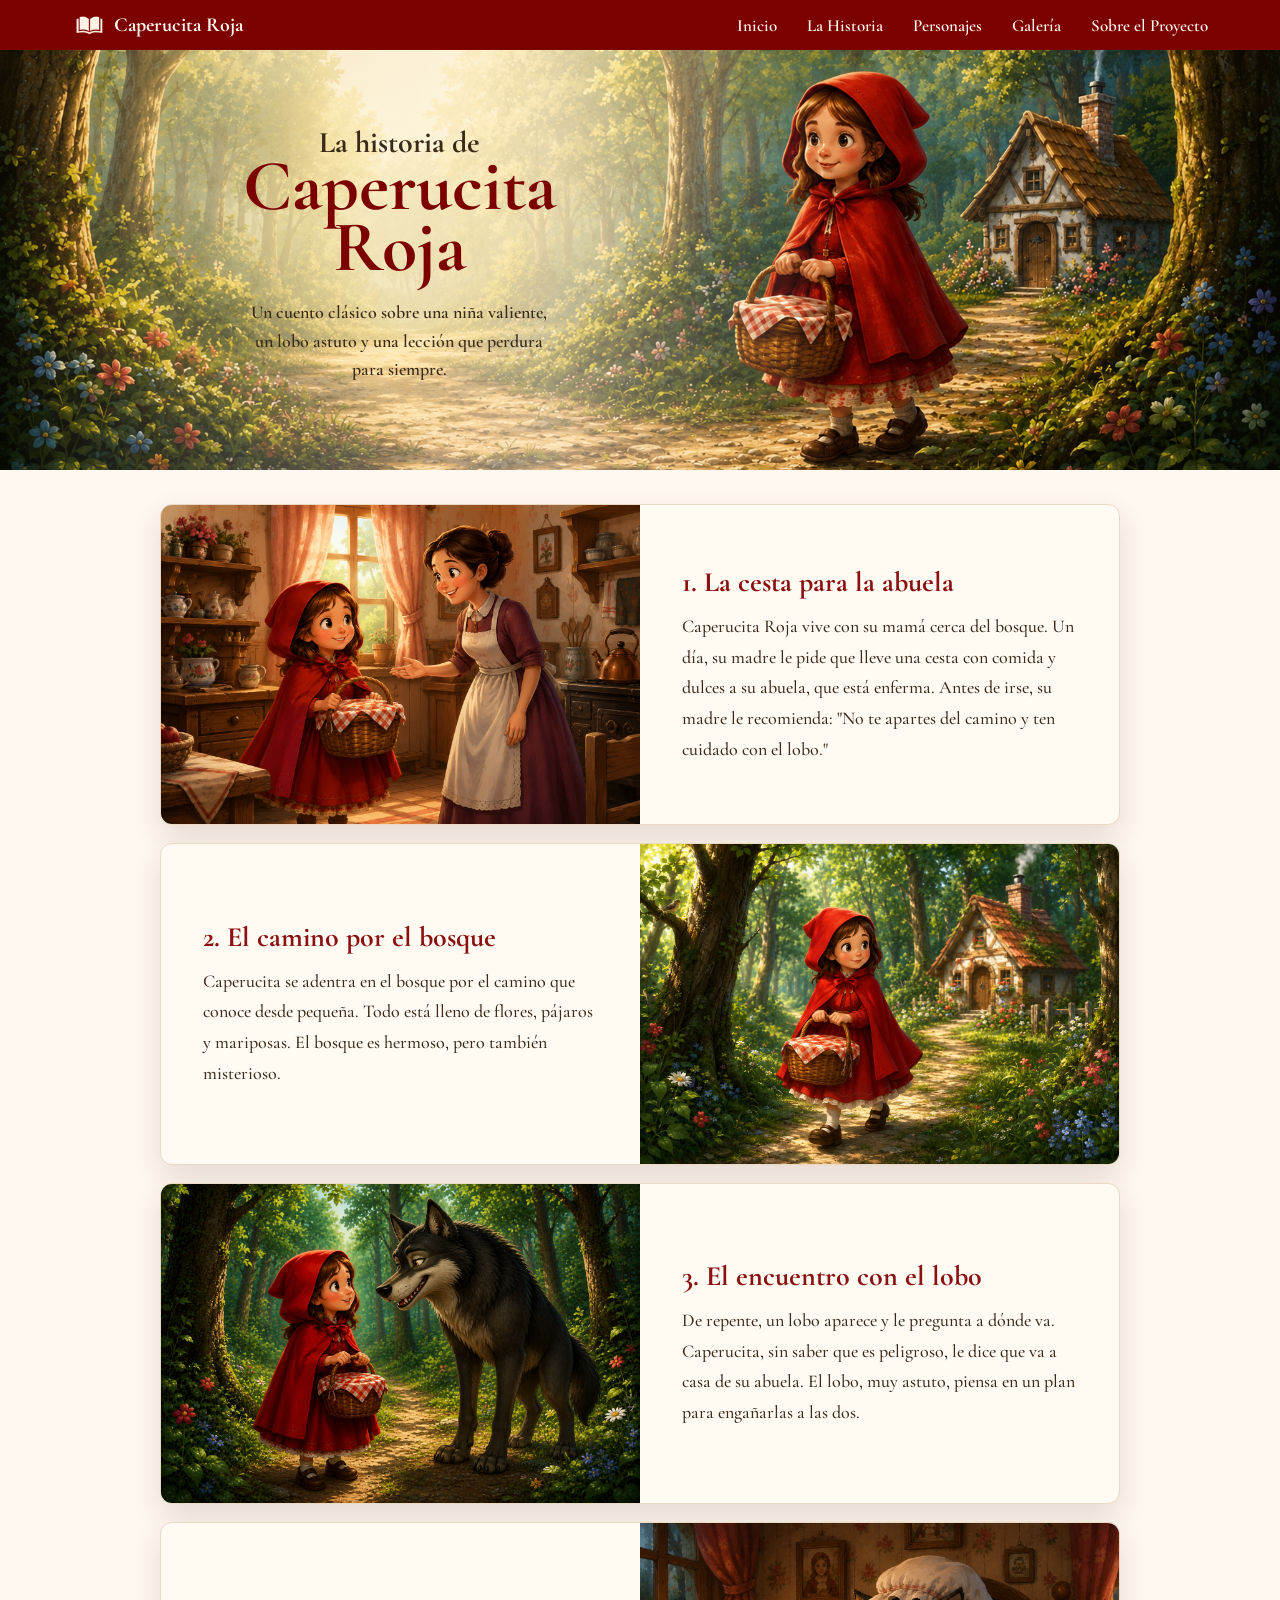
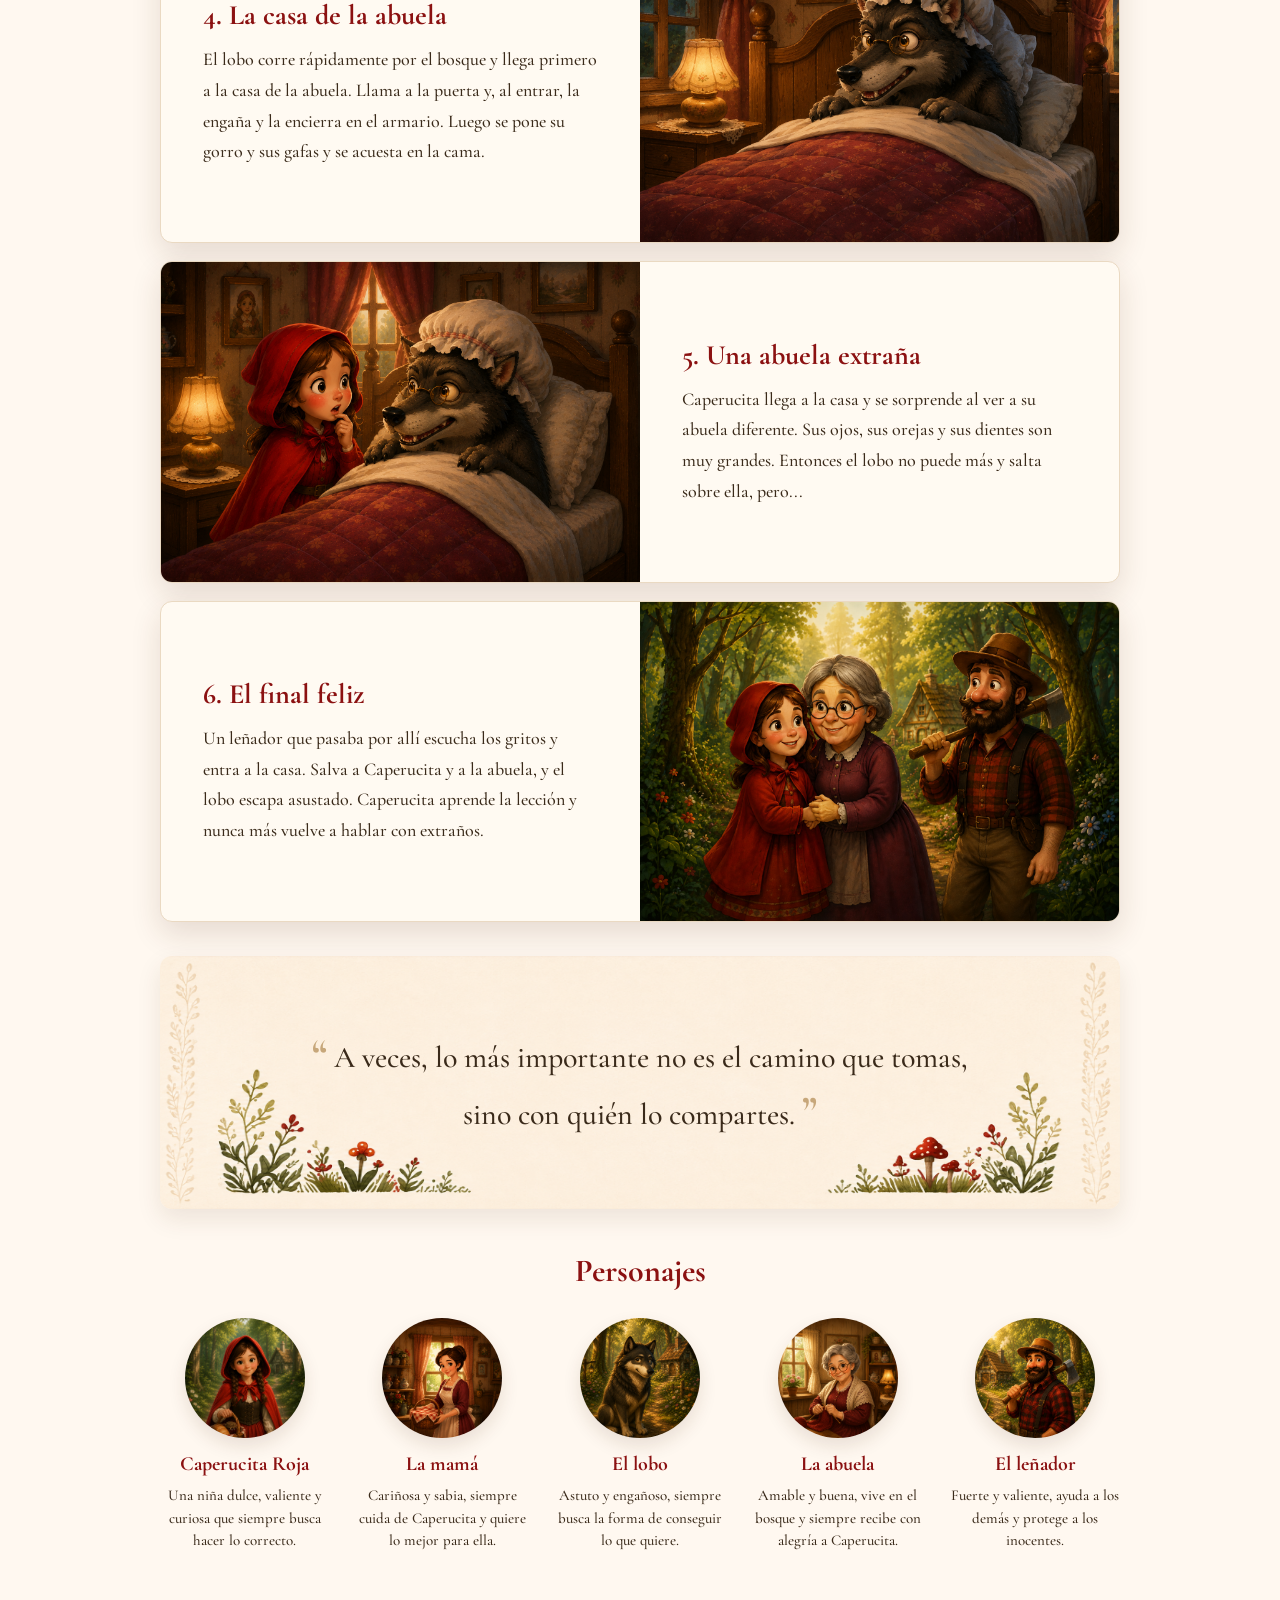
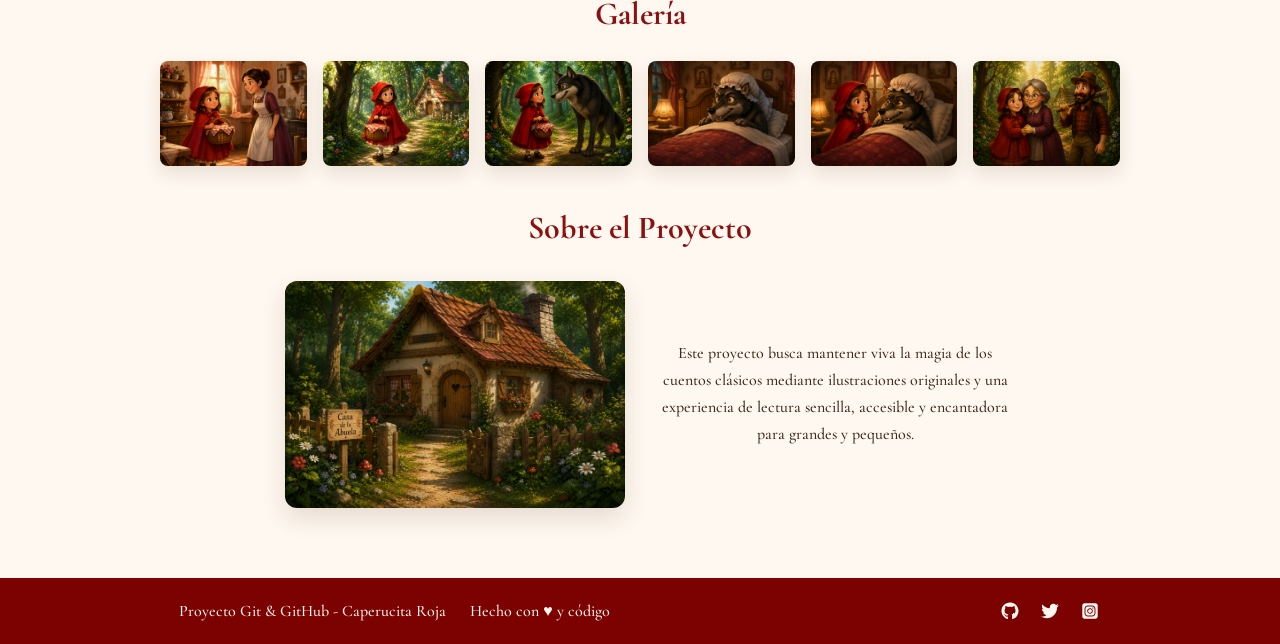
<file: index.html>
<!DOCTYPE html>
<html lang="es">
    <head>
        <meta charset="UTF-8" />
        <meta name="viewport" content="width=device-width, initial-scale=1.0" />
        <title>Caperucita Roja</title>
        <link href="https://fonts.googleapis.com/css2?family=Cormorant+Garamond:wght@400;500;600;700&display=swap" rel="stylesheet" />
        <link rel="stylesheet" href="./style.css" />
    </head>
    <body>
        <header>
            <a href="#">
              <img src="images/logo.svg" alt="logo" />
              <span>Caperucita Roja</span>
            </a>
            <nav>
                <a href="#inicio">Inicio</a>
                <a href="#historia">La Historia</a>
                <a href="#personajes">Personajes</a>
                <a href="#galeria">Galería</a>
                <a href="#proyecto">Sobre el Proyecto</a>
            </nav>
        </header>
        <main>
            <section class="banner" id="inicio">
                <img src="images/banner.png" alt="Caperucita Roja" />
                <h1>
                    <span class="small">La historia de</span>
                    <span class="big">Caperucita Roja</span>
                </h1>
                <p>Un cuento clásico sobre una niña valiente,<br /> un lobo astuto y una lección que perdura<br /> para siempre.</p>
            </section>

            <section class="chapter1" id="historia">
                <img src="images/chapter1.png" alt="Caperucita con su madre" />
                <h2>1. La cesta para la abuela</h2>
                <p>Caperucita Roja vive con su mamá cerca del bosque. Un día, su madre le pide que lleve una cesta con comida y dulces a su abuela, que está enferma. Antes de irse, su madre le recomienda:
"No te apartes del camino y ten cuidado con el lobo."</p>
            </section>

            <section class="chapter2">
                <img src="images/chapter2.png" alt="Caperucita camino a la abuela" />
                <h2>2. El camino por el bosque</h2>
                <p>Caperucita se adentra en el bosque por el camino que conoce desde pequeña. Todo está lleno de flores, pájaros y mariposas. El bosque es hermoso, pero también misterioso.</p>
            </section>

            <section class="chapter3">
                <img src="images/chapter3.png" alt="Caperucita con el lobo" />
                <h2>3. El encuentro con el lobo</h2>
                <p>De repente, un lobo aparece y le pregunta a dónde va. Caperucita, sin saber que es peligroso, le dice que va a casa de su abuela.
El lobo, muy astuto, piensa en un plan para engañarlas a las dos.</p>
            </section>

            <section class="chapter4">
                <img src="images/chapter4.png" alt="El lobo en la cama" />
                <h2>4. La casa de la abuela</h2>
                <p>El lobo corre rápidamente por el bosque y llega primero a la casa de la abuela. Llama a la puerta y, al entrar, la engaña y la encierra en el armario.
Luego se pone su gorro y sus gafas y se acuesta en la cama.</p>
            </section>

            <section class="chapter5">
                <img src="images/chapter5.png" alt="Caperucita frente al lobo" />
                <h2>5. Una abuela extraña</h2>
                <p>Caperucita llega a la casa y se sorprende al ver a su abuela diferente.
Sus ojos, sus orejas y sus dientes son muy grandes. Entonces el lobo no puede más y salta sobre ella, pero...</p>
            </section>

            <section class="chapter6">
                <img src="images/chapter6.png" alt="Caperucita con la abuela y el leñador" />
                <h2>6. El final feliz</h2>
                <p>Un leñador que pasaba por allí escucha los gritos y entra a la casa.
Salva a Caperucita y a la abuela, y el lobo escapa asustado.
Caperucita aprende la lección y nunca más vuelve a hablar con extraños.</p>
            </section>

            <section class="quote-section">
                <blockquote>
                    <p>
                        A veces, lo más importante no es el camino que tomas, sino con quién lo compartes.
                    </p>
                </blockquote>

            </section>

            <section class="characters" id="personajes">
                <h2>Personajes</h2>
                <div>
                    <figure>
                        <img src="images/Personaje_Caperucita_Roja.png" alt="Caperucita Roja" />

                        <figcaption>
                            <h3>Caperucita Roja</h3>
                            <p>Una niña dulce, valiente y curiosa que siempre busca hacer lo correcto.</p>
                        </figcaption>
                    </figure>

                    <figure>
                        <img src="images/Personaje_mama.png" alt="La mamá" />

                        <figcaption>
                            <h3>La mamá</h3>
                            <p>Cariñosa y sabia, siempre cuida de Caperucita y quiere lo mejor para ella.</p>
                        </figcaption>
                    </figure>

                    <figure>
                        <img src="images/Personaje_lobo.png" alt="El lobo" />

                        <figcaption>
                            <h3>El lobo</h3>
                            <p>Astuto y engañoso, siempre busca la forma de conseguir lo que quiere.</p>
                        </figcaption>
                    </figure>

                    <figure>
                        <img src="images/Personaje_abuela.png" alt="La abuela" />

                        <figcaption>
                            <h3>La abuela</h3>
                            <p>Amable y buena, vive en el bosque y siempre recibe con alegría a Caperucita.</p>
                        </figcaption>
                    </figure>

                    <figure>
                        <img src="images/Personajes_lenador.png" alt="El leñador" />

                        <figcaption>
                            <h3>El leñador</h3>
                            <p>Fuerte y valiente, ayuda a los demás y protege a los inocentes.</p>
                        </figcaption>
                    </figure>
                </div>
            </section>

            <section class="gallery" id="galeria">
                <h2>Galería</h2>

                <ul>
                    <li>
                        <img src="images/chapter1.png" alt="Caperucita con su madre" />
                    </li>

                    <li>
                        <img src="images/chapter2.png" alt="Caperucita camino a la abuela" />
                    </li>

                    <li>
                        <img src="images/chapter3.png" alt="Caperucita con el lobo" />
                    </li>

                    <li>
                        <img src="images/chapter4.png" alt="El lobo en la cama" />
                    </li>

                    <li>
                        <img src="images/chapter5.png" alt="Caperucita frente al lobo" />
                    </li>

                    <li>
                        <img src="images/chapter6.png" alt="Caperucita con la abuela y el leñador" />
                    </li>

                </ul>
            </section>

            <section class="about-project" id="proyecto">
                <h2>Sobre el Proyecto</h2>
                <img src="images/project-house.png" alt="Casa en el bosque" />
                <p>
                    Este proyecto busca mantener viva la magia de los cuentos clásicos mediante ilustraciones originales y una experiencia de lectura sencilla, accesible y encantadora para grandes y pequeños.
                </p>

            </section>
        </main>

        <footer>
            <div class="footer-info">
              <p>Proyecto Git & GitHub - Caperucita Roja</p>
              <p>Hecho con ♥ y código</p>
            </div>

            <ul class="social-list">
                <li>
                    <a href="#">
                        <svg xmlns="http://www.w3.org/2000/svg" viewBox="0 0 640 640"><path d="M237.9 461.4c0 2-2.3 3.6-5.2 3.6-3.3.3-5.6-1.3-5.6-3.6 0-2 2.3-3.6 5.2-3.6 3-.3 5.6 1.3 5.6 3.6m-31.1-4.5c-.7 2 1.3 4.3 4.3 4.9 2.6 1 5.6 0 6.2-2s-1.3-4.3-4.3-5.2c-2.6-.7-5.5.3-6.2 2.3m44.2-1.7c-2.9.7-4.9 2.6-4.6 4.9.3 2 2.9 3.3 5.9 2.6 2.9-.7 4.9-2.6 4.6-4.6-.3-1.9-3-3.2-5.9-2.9M316.8 72C178.1 72 72 177.3 72 316c0 110.9 69.8 205.8 169.5 239.2 12.8 2.3 17.3-5.6 17.3-12.1 0-6.2-.3-40.4-.3-61.4 0 0-70 15-84.7-29.8 0 0-11.4-29.1-27.8-36.6 0 0-22.9-15.7 1.6-15.4 0 0 24.9 2 38.6 25.8 21.9 38.6 58.6 27.5 72.9 20.9 2.3-16 8.8-27.1 16-33.7-55.9-6.2-112.3-14.3-112.3-110.5 0-27.5 7.6-41.3 23.6-58.9-2.6-6.5-11.1-33.3 2.6-67.9 20.9-6.5 69 27 69 27 20-5.6 41.5-8.5 62.8-8.5s42.8 2.9 62.8 8.5c0 0 48.1-33.6 69-27 13.7 34.7 5.2 61.4 2.6 67.9 16 17.7 25.8 31.5 25.8 58.9 0 96.5-58.9 104.2-114.8 110.5 9.2 7.9 17 22.9 17 46.4 0 33.7-.3 75.4-.3 83.6 0 6.5 4.6 14.4 17.3 12.1C500.2 521.8 568 426.9 568 316c0-138.7-112.5-244-251.2-244M169.2 416.9c-1.3 1-1 3.3.7 5.2 1.6 1.6 3.9 2.3 5.2 1 1.3-1 1-3.3-.7-5.2-1.6-1.6-3.9-2.3-5.2-1m-10.8-8.1c-.7 1.3.3 2.9 2.3 3.9 1.6 1 3.6.7 4.3-.7.7-1.3-.3-2.9-2.3-3.9-2-.6-3.6-.3-4.3.7m32.4 35.6c-1.6 1.3-1 4.3 1.3 6.2 2.3 2.3 5.2 2.6 6.5 1 1.3-1.3.7-4.3-1.3-6.2-2.2-2.3-5.2-2.6-6.5-1m-11.4-14.7c-1.6 1-1.6 3.6 0 5.9s4.3 3.3 5.6 2.3c1.6-1.3 1.6-3.9 0-6.2-1.4-2.3-4-3.3-5.6-2"/></svg>
                    </a>
                </li>

                <li>
                    <a href="#">
                        <svg xmlns="http://www.w3.org/2000/svg" viewBox="0 0 640 640"><path d="M523.4 215.7c.3 4.5.3 9.1.3 13.6 0 138.7-105.6 298.6-298.6 298.6-59.5 0-114.7-17.2-161.1-47.1 8.4 1 16.6 1.3 25.3 1.3 49.1 0 94.2-16.6 130.3-44.8-46.1-1-84.8-31.2-98.1-72.8 6.5 1 13 1.6 19.8 1.6 9.4 0 18.8-1.3 27.6-3.6-48.1-9.7-84.1-52-84.1-103v-1.3c14 7.8 30.2 12.7 47.4 13.3-28.3-18.8-46.8-51-46.8-87.4 0-19.5 5.2-37.4 14.3-53 51.7 63.7 129.3 105.3 216.4 109.8-1.6-7.8-2.6-15.9-2.6-24 0-57.8 46.8-104.9 104.9-104.9 30.2 0 57.5 12.7 76.7 33.1 23.7-4.5 46.5-13.3 66.6-25.3-7.8 24.4-24.4 44.8-46.1 57.8 21.1-2.3 41.6-8.1 60.4-16.2-14.3 20.8-32.2 39.3-52.6 54.3"/></svg>
                    </a>
                </li>

                <li>
                    <a href="#">
                        <svg xmlns="http://www.w3.org/2000/svg" viewBox="0 0 640 640"><path d="M290.4 275.7c-16.4 10.3-25.9 28.8-24.9 48.1 1.1 19.4 12.7 36.6 30.1 45.1 17.5 8.4 38.2 6.6 54-4.6 16.4-10.3 25.9-28.8 24.9-48.1-1.1-19.4-12.7-36.6-30.1-45.1-17.5-8.4-38.2-6.6-54 4.6m142.3-68.4c-5.2-5.2-11.5-9.3-18.4-12-18.1-7.1-57.6-6.8-83.1-6.5-4.1 0-7.9.1-11.2.1s-7.2 0-11.4-.1c-25.5-.3-64.8-.7-82.9 6.5-6.9 2.7-13.1 6.8-18.4 12s-9.3 11.5-12 18.4c-7.1 18.1-6.7 57.7-6.5 83.2 0 4.1.1 7.9.1 11.1s0 7-.1 11.1c-.2 25.5-.6 65.1 6.5 83.2 2.7 6.9 6.8 13.1 12 18.4s11.5 9.3 18.4 12c18.1 7.1 57.6 6.8 83.1 6.5 4.1 0 7.9-.1 11.2-.1s7.2 0 11.4.1c25.5.3 64.8.7 82.9-6.5 6.9-2.7 13.1-6.8 18.4-12s9.3-11.5 12-18.4c7.2-18 6.8-57.4 6.5-83 0-4.2-.1-8.1-.1-11.4s0-7.1.1-11.4c.3-25.5.7-64.9-6.5-83-2.7-6.9-6.8-13.1-12-18.4zm-67.1 44.5c18.1 12.1 30.6 30.9 34.9 52.2s-.2 43.5-12.3 61.6c-6 9-13.7 16.6-22.6 22.6s-19 10.1-29.6 12.2c-21.3 4.2-43.5-.2-61.6-12.3s-30.6-30.9-34.9-52.2.2-43.5 12.2-61.6 30.9-30.6 52.2-34.9 43.5.2 61.6 12.2h.1zm29.2-1.3c-3.1-2.1-5.6-5.1-7.1-8.6s-1.8-7.3-1.1-11.1 2.6-7.1 5.2-9.8 6.1-4.5 9.8-5.2 7.6-.4 11.1 1.1 6.5 3.9 8.6 7 3.2 6.8 3.2 10.6c0 2.5-.5 5-1.4 7.3s-2.4 4.4-4.1 6.2-3.9 3.2-6.2 4.2-4.8 1.5-7.3 1.5c-3.8 0-7.5-1.1-10.6-3.2zM544 160c0-35.3-28.7-64-64-64H160c-35.3 0-64 28.7-64 64v320c0 35.3 28.7 64 64 64h320c35.3 0 64-28.7 64-64zm-91 293c-18.7 18.7-41.4 24.6-67 25.9-26.4 1.5-105.6 1.5-132 0-25.6-1.3-48.3-7.2-67-25.9s-24.6-41.4-25.8-67c-1.5-26.4-1.5-105.6 0-132 1.3-25.6 7.1-48.3 25.8-67s41.5-24.6 67-25.8c26.4-1.5 105.6-1.5 132 0 25.6 1.3 48.3 7.1 67 25.8s24.6 41.4 25.8 67c1.5 26.3 1.5 105.4 0 131.9-1.3 25.6-7.1 48.3-25.8 67z"/></svg>
                    </a>
                </li>
            </ul>
        </footer>
    </body>
</html>
</file>
<file: style.css>
* {
  margin: 0;
  padding: 0;
  box-sizing: border-box;
}

html {
    scroll-padding-top: 70px;
    scroll-behavior: smooth;
}

body {
    font-family: "Cormorant Garamond", serif;
    background-color: #fff8f0;
    color: #3a2a1a;
}

img {
    max-width: 100%;
    display: block;
}

header {
    position: fixed;
    top: 0;
    left: 0;
    width: 100%;
    z-index: 1000;

    display: flex;
    justify-content: space-between;
    align-items: center;
    padding: 13px 72px;
    background-color: #7c0202;
}

header a {
    color: #fff8f0;
    text-decoration: none;
}

header > a {
    display: flex;
    align-items: center;
    gap: 8px;
    font-weight: bold;
    font-size: 20px;
}

header img {
    width: 34px;
    height: 24px;
}

nav {
    display: flex;
    gap: 30px;
}

nav a {
    font-size: 17px;
    font-weight: 600;
}

nav a:hover {
    color: #ffd6a5;
}

main {
    overflow: hidden;
}

.banner {
    position: relative;
    min-height: 470px;
    display: flex;
    flex-direction: column;
    align-items: flex-start;
    padding: 130px 14% 80px;
    color: #7c0202;
    text-align: center;
}

.banner img {
    position: absolute;
    inset: 0;
    width: 100%;
    height: 100%;
    object-fit: cover;
    object-position: center 70%;
    z-index: -1;
}

.banner::after {
    content: "";
    position: absolute;
    inset: 0;
    background: linear-gradient(
        90deg,
        rgba(255, 248, 240, 0) 0%,
        rgba(255, 248, 240, 0.466) 43%,
        rgba(255, 248, 240, 0) 65%
    );
    z-index: -1;
}

.banner h1 {
    width: 100%;
    max-width: 440px;
    line-height: 0.85;
}

.banner .small,
.banner .big {
    display: block;
}

.banner .small {
    font-size: 30px;
    color: #3a2a1a;
}

.banner .big {
    margin-top: 0;
    font-size: 72px;
    font-weight: 700;
}

.banner p {
    max-width: 360px;
    width: 100%;
    margin-top: 20px;
    margin-left: 40px;
    font-size: 18px;
    font-weight: 600;
    line-height: 1.6;
    color: #3a2a1a;
}

.chapter1,
.chapter2,
.chapter3,
.chapter4,
.chapter5,
.chapter6 {
    width: min(960px, calc(100% - 40px));
    margin: 18px auto;
    display: grid;
    grid-template-columns: 1fr 1fr;
    overflow: hidden;
    background-color: #fffaf2;
    border: 1px solid #ead9c2;
    border-radius: 12px;
    box-shadow: 0 12px 30px rgba(75, 45, 20, 0.14);
}

.chapter1 {
    margin-top: 34px;
}

.chapter1 img,
.chapter2 img,
.chapter3 img,
.chapter4 img,
.chapter5 img,
.chapter6 img {
    width: 100%;
    height: 100%;
    min-height: 250px;
    object-fit: cover;
}

.chapter1 img,
.chapter3 img,
.chapter5 img {
    grid-column: 1;
    grid-row: 1 / 3;
}

.chapter1 h2,
.chapter1 p,
.chapter3 h2,
.chapter3 p,
.chapter5 h2,
.chapter5 p {
    grid-column: 2;
}

.chapter2 img,
.chapter4 img,
.chapter6 img {
    grid-column: 2;
    grid-row: 1 / 3;
}

.chapter2 h2,
.chapter2 p,
.chapter4 h2,
.chapter4 p,
.chapter6 h2,
.chapter6 p {
    grid-column: 1;
}

.chapter1 h2,
.chapter2 h2,
.chapter3 h2,
.chapter4 h2,
.chapter5 h2,
.chapter6 h2 {
    align-self: end;
    padding: 42px 42px 12px;
    font-size: 28px;
    color: #8b1111;
}

.chapter1 p,
.chapter2 p,
.chapter3 p,
.chapter4 p,
.chapter5 p,
.chapter6 p {
    padding: 0 42px 42px;
    font-size: 18px;
    font-weight: 500;
    line-height: 1.7;
}

.quote-section {
    width: min(960px, calc(100% - 40px));
    margin: 34px auto;
    padding: 70px 24px;
    text-align: center;
    background-image: url("images/main_images_quote-bg.png");
    background-size: 104% 104%;
    background-position: center;
    background-repeat: no-repeat;
    border-radius: 12px;
    box-shadow: 0 10px 24px rgba(75, 45, 20, 0.1);
}

.quote-section blockquote {
    max-width: 680px;
    margin: 0 auto;
}

.quote-section p {
    font-size: 30px;
    font-weight: 500;
    line-height: 1.35;
    color: #3a2a1a;
}

.quote-section p::before {
    content: "\201C";
    color: #c7a77a;
    font-size: 42px;
    font-weight: 700;
}

.quote-section p::after {
    content: "\201D";
    color: #c7a77a;
    font-size: 42px;
    font-weight: 700;
}

.characters {
    width: min(960px, calc(100% - 40px));
    margin: 42px auto;
    text-align: center;
}

.characters h2 {
    margin-bottom: 28px;
    font-size: 32px;
    color: #8b1111;
}

.characters > div {
    display: grid;
    grid-template-columns: repeat(5, 1fr);
    gap: 28px;
}

.characters figure {
    text-align: center;
}

.characters img {
    width: 120px;
    height: 120px;
    margin: 0 auto 14px;
    object-fit: cover;
    border-radius: 50%;
    box-shadow: 0 8px 18px rgba(75, 45, 20, 0.12);
}

.characters h3 {
    margin-bottom: 8px;
    font-size: 20px;
    color: #8b1111;
}

.characters p {
    font-size: 15px;
    font-weight: 500;
    line-height: 1.5;
}

.gallery {
    width: min(960px, calc(100% - 40px));
    margin: 42px auto;
    text-align: center;
}

.gallery h2 {
    margin-bottom: 28px;
    font-size: 32px;
    color: #8b1111;
}

.gallery ul {
    display: grid;
    grid-template-columns: repeat(6, 1fr);
    gap: 16px;
    list-style: none;
}

.gallery li {
    overflow: hidden;
    border-radius: 8px;
    box-shadow: 0 8px 18px rgba(75, 45, 20, 0.12);
}

.gallery img {
    width: 100%;
    height: 105px;
    object-fit: cover;
    transition: transform 0.3s ease;
}

.gallery li:hover img {
    transform: scale(1.08);
}

.about-project {
    width: min(960px, calc(100% - 40px));
    margin: 42px auto 70px;
    display: grid;
    grid-template-columns: 0.9fr 0.9fr;
    gap: 30px;
    align-items: center;
    text-align: left;
}

.about-project h2 {
    grid-column: 1 / -1;
    margin-bottom: 4px;
    text-align: center;
    font-size: 32px;
    color: #8b1111;
}

.about-project img {
    width: 78%;
    max-width: 340px;
    justify-self: end;
    border-radius: 12px;
    box-shadow: 0 10px 24px rgba(75, 45, 20, 0.14);
}

.about-project p {
    max-width: 360px;
    justify-self: start;
    font-size: 16px;
    font-weight: 500;
    line-height: 1.7;
    text-align: center;
}

footer {
    display: flex;
    justify-content: space-between;
    align-items: center;
    padding: 22px 14%;
    background-color: #7c0202;
    color: #fff8f0;
}

.footer-info {
    display: flex;
    align-items: center;
    gap: 24px;
}

.footer-info p {
    font-size: 16px;
    font-weight: 500;
}

.social-list {
    display: flex;
    align-items: center;
    gap: 18px;
    list-style: none;
}

.social-list a {
    display: flex;
    color: #fff8f0;
    transition: color 0.3s ease, transform 0.3s ease;
}

.social-list a:hover {
    color: #ffd6a5;
    transform: translateY(-2px);
}

.social-list svg {
    width: 22px;
    height: 22px;
    fill: currentColor;
}

@media (max-width: 768px) {
    html {
        scroll-padding-top: 140px;
    }

    header {
        flex-direction: column;
        gap: 16px;
        padding: 16px 20px;
    }

    nav {
        flex-wrap: wrap;
        justify-content: center;
        gap: 12px 20px;
    }

    .banner {
        min-height: 520px;
        padding: 150px 24px 70px;
        align-items: center;
        text-align: center;
    }

    .banner .small {
        font-size: 26px;
    }

    .banner .big {
        font-size: 48px;
    }

    .banner p {
        margin-left: 0;
        max-width: 320px;
        font-size: 17px;
    }

    .chapter1,
    .chapter2,
    .chapter3,
    .chapter4,
    .chapter5,
    .chapter6 {
        grid-template-columns: 1fr;
    }

    .chapter1 img,
    .chapter2 img,
    .chapter3 img,
    .chapter4 img,
    .chapter5 img,
    .chapter6 img,
    .chapter1 h2,
    .chapter1 p,
    .chapter2 h2,
    .chapter2 p,
    .chapter3 h2,
    .chapter3 p,
    .chapter4 h2,
    .chapter4 p,
    .chapter5 h2,
    .chapter5 p,
    .chapter6 h2,
    .chapter6 p {
        grid-column: 1;
    }

    .chapter1 img,
    .chapter2 img,
    .chapter3 img,
    .chapter4 img,
    .chapter5 img,
    .chapter6 img {
        grid-row: auto;
    }

    .chapter1 h2,
    .chapter2 h2,
    .chapter3 h2,
    .chapter4 h2,
    .chapter5 h2,
    .chapter6 h2 {
        padding: 28px 24px 10px;
    }

    .chapter1 p,
    .chapter2 p,
    .chapter3 p,
    .chapter4 p,
    .chapter5 p,
    .chapter6 p {
        padding: 0 24px 32px;
    }

    .quote-section {
        padding: 34px 20px;
    }

    .quote-section p {
        font-size: 24px;
    }

    .characters > div {
        grid-template-columns: repeat(2, 1fr);
        gap: 30px 22px;
    }

    .characters img {
        width: 105px;
        height: 105px;
    }

    .gallery ul {
        grid-template-columns: repeat(2, 1fr);
    }

    .gallery img {
        height: 130px;
    }

    .about-project {
        grid-template-columns: 1fr;
        text-align: center;
    }

    .about-project h2 {
        grid-column: 1;
    }

    .about-project img,
    .about-project p {
        justify-self: center;
    }

    footer,
    .footer-info {
        flex-direction: column;
        gap: 14px;
        text-align: center;
    }
}
</file>
